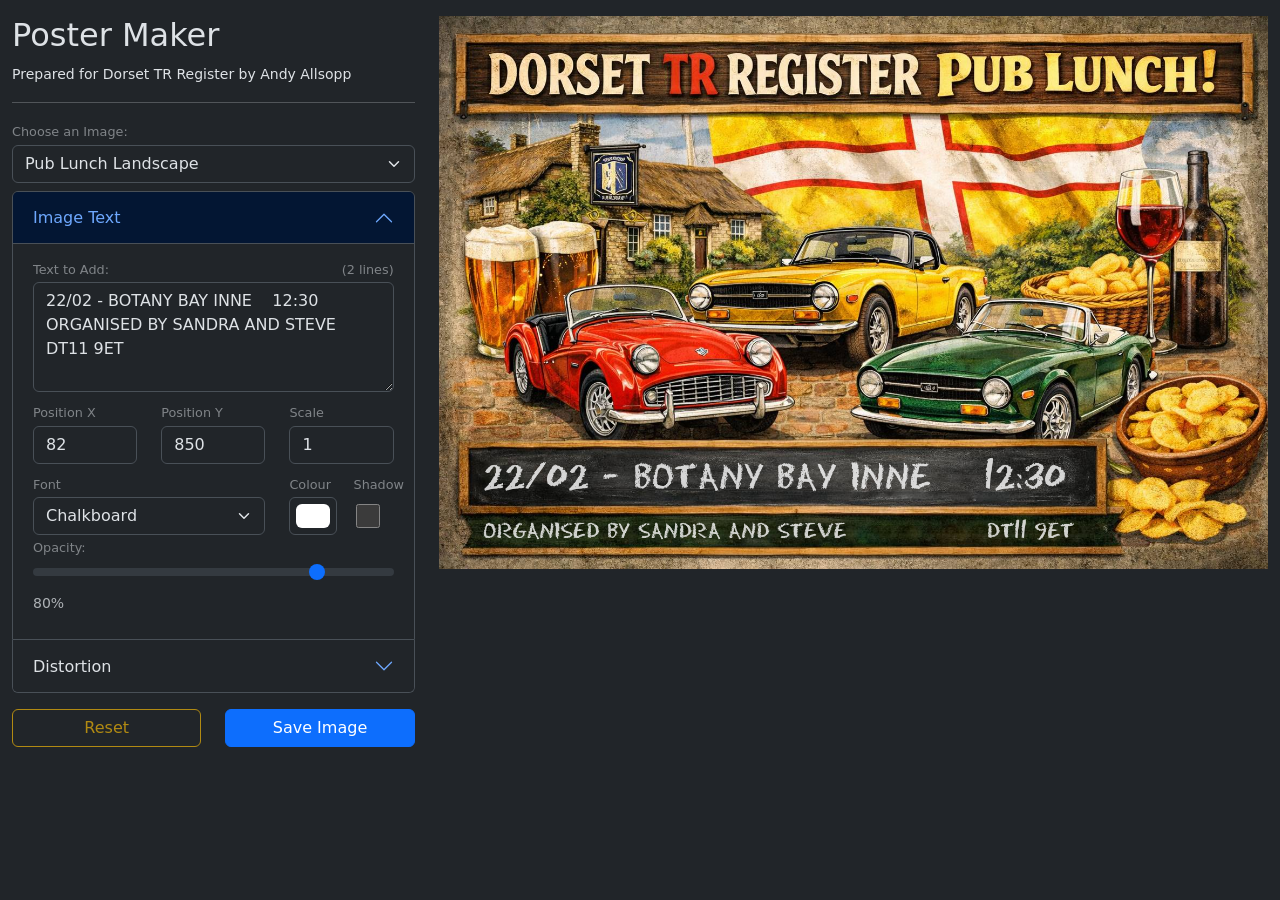
<file: index.html>
<!DOCTYPE html>
<html lang="en">
<head>
    <meta charset="UTF-8">
    <meta name="viewport" content="width=device-width, initial-scale=1.0">
    <link href="https://cdn.jsdelivr.net/npm/bootstrap@5.3.8/dist/css/bootstrap.min.css" rel="stylesheet"
          integrity="sha384-sRIl4kxILFvY47J16cr9ZwB07vP4J8+LH7qKQnuqkuIAvNWLzeN8tE5YBujZqJLB" crossorigin="anonymous">
    <script src="https://cdn.jsdelivr.net/npm/bootstrap@5.3.8/dist/js/bootstrap.bundle.min.js"
            integrity="sha384-FKyoEForCGlyvwx9Hj09JcYn3nv7wiPVlz7YYwJrWVcXK/BmnVDxM+D2scQbITxI"
            crossorigin="anonymous"></script>

    <!-- image config -->
    <script src="assets/images.js"></script>

    <!-- Primary Meta Tags -->
    <title>Dorset TR Register Poster Maker</title>
    <meta name="title" content="Dorset TR Register Poster Maker">
    <meta name="description" content="Create tailored posters by overlaying text.">

    <!-- Open Graph / Facebook / LinkedIn / WhatsApp -->
    <meta property="og:type" content="website">
    <meta property="og:url" content="https://arallsopp.github.io/tr-register/">
    <meta property="og:title" content="Dorset TR Register Poster Maker">
    <meta property="og:description" content="Create tailored posters by overlaying text.">
    <meta property="og:image" content="https://arallsopp.github.io/tr-register/assets/examples/redsign%20roadrun.jpg">
    <meta property="og:image:width" content="1200">
    <meta property="og:image:height" content="630">
    <meta property="og:site_name" content="Dorset TR Register">

    <!-- Favicon -->
    <!-- Standard favicon.ico -->
    <link rel="icon" href="assets/icons/favicon.ico" type="image/x-icon">

    <!-- Additional PNG favicon for better scaling -->
    <link rel="icon" href="assets/icons/favicon-16x16.png" sizes="16x16" type="image/png">
    <link rel="icon" href="assets/icons/favicon-32x32.png" sizes="32x32" type="image/png">

    <!-- Apple Touch Icon (for iOS devices) -->
    <link rel="apple-touch-icon" href="assets/icons/apple-touch-icon.png">

    <!-- Android Chrome App Icon -->
    <link rel="icon" href="assets/icons/android-chrome-192x192.png" sizes="192x192" type="image/png">


    <!-- Twitter / X -->
    <meta name="twitter:card" content="summary_large_image">
    <meta name="twitter:url" content="https://arallsopp.github.io/tr-register/">
    <meta name="twitter:title" content="Dorset TR Register Poster Maker">
    <meta name="twitter:description" content="Create tailored posters by overlaying text.">
    <meta name="twitter:image" content="https://arallsopp.github.io/tr-register/assets/examples/redsign%20roadrun.jpg">

    <!-- google fonts -->
    <link rel="preconnect" href="https://fonts.googleapis.com">
    <link rel="preconnect" href="https://fonts.gstatic.com" crossorigin>
    <link href="https://fonts.googleapis.com/css2?family=Damion&family=Harmattan:wght@600&family=Racing+Sans+One&display=swap" rel="stylesheet">

    <!-- custom styles -->
    <link rel="stylesheet" href="overlay-text.css">
</head>
<body data-bs-theme="dark">
<div class="container-fluid">
    <div class="row mt-3">
        <div class="col-12 col-sm-5 col-md-4 mb-3">
            <div class="scroll-column">
                <h2>Poster Maker</h2>
                <small>Prepared for Dorset TR Register by Andy Allsopp</small>
                <hr/>

                <!-- Controls to pick image and enter text -->
                <div class="mb-2">
                    <label for="imageChoice" class="form-label">Choose an Image:</label> <select class="form-select"
                                                                                                 id="imageChoice"></select>
                </div>
                <div class="mb-2 upload-only visually-hidden">
                    <input class="form-control" type="file" id="imageUpload" accept="image/*"/>
                </div>
                <div class="accordion" id="accordionControls">
                   <div class="accordion-item">
                        <h2 class="accordion-header" id="imageTextHeading">
                            <button class="accordion-button" type="button" data-bs-toggle="collapse"
                                    data-bs-target="#imageTextPanel" aria-expanded="true"
                                    aria-controls="imageTextPanel">Image Text
                            </button>
                        </h2>
                        <div id="imageTextPanel" class="accordion-collapse show"
                             aria-labelledby="imageTextHeading" data-bs-parent="#accordionControls">
                            <div class="accordion-body">
                                <div class="mb-2">
                                    <label for="userText" class="form-label d-block">Text to Add: <span
                                            id="line-count-preference"
                                            class="float-end"></span> </label>
                                    <textarea class="form-control" id="userText" rows="4">Your text here</textarea>
                                </div>
                                <div class="row mb-2 non-overlay">
                                    <!-- Controls for adjusting the X and Y position -->
                                    <div class="col">
                                        <label for="textX" class="form-label">Position X</label>
                                        <input type="number" id="textX" class="form-control" min="-1500" max="1500"
                                               step="1" value="450"/>
                                    </div>
                                    <div class="col">
                                        <label for="textY" class="form-label">Position Y</label>
                                        <input type="number" id="textY" class="form-control" min="-1500" max="1500"
                                               step="1" value="850"/>
                                    </div>
                                    <div class="col">
                                        <label for="scale" class="form-label">Scale</label>
                                        <input type="number" id="scale" class="form-control" min="0.1" max="3"
                                               step="0.1" value="1"/>
                                    </div>
                                </div>
                                <div class="row mb-2">
                                    <div class="col-8">
                                        <label for="fontChoice" class="form-label">Font</label>
                                        <select class="form-select" id="fontChoice">
                                            <option value="chalkboard">Chalkboard</option>
                                            <option value="Harmattan">Harmattan</option>
                                            <option value="Racing Sans One">Racing Sans One</option>
                                            <option value="Damion">Damion</option>
                                        </select>
                                    </div>
                                    <div class="col-2">
                                        <label for="textColor" class="form-label">Colour</label>
                                        <input type="color" id="textColor" class="form-control form-control-color" value="#ffffff">
                                    </div>
                                    <div class="col-2">
                                        <label for="shadowToggle" class="form-label">Shadow</label>
                                        <input type="checkbox" id="shadowToggle" class="form-check big-checkbox">
                                    </div>
                                    <div class="col">
                                        <label for="textOpacity" class="form-label">Opacity:</label>
                                        <input type="range" id="textOpacity" class="form-range" min="0" max="1" step="0.01" value="1">
                                        <small class="text-muted" id="opacityValue">100%</small>
                                    </div>
                                </div>
                            </div>
                        </div>
                    </div>
                    <!-- hidden image upload options -->
                    <div class="accordion-item upload-only visually-hidden"><!-- hidden by default, revealed  when selected  -->
                        <h2 class="accordion-header" id="uploadedImageHeading">
                            <button class="accordion-button" type="button" data-bs-toggle="collapse"
                                    data-bs-target="#uploadedImagePanel" aria-expanded="true"
                                    aria-controls="uploadedImagePanel">External Image Options
                            </button>
                        </h2>
                        <div id="uploadedImagePanel" class="accordion-collapse show"
                             aria-labelledby="uploadedImageHeading" data-bs-parent="#accordionControls">
                            <div class="accordion-body">

                                <div class="form-check mb-2">
                                    <input class="form-check-input" type="checkbox" value="" id="overlayToggle"> <label
                                        class="form-check-label" for="overlayToggle"> Overlay Sign Post </label>
                                </div>
                                <div class="row mb-2k">
                                    <div class="col">
                                        <label for="cropX" class="form-label">Image Crop X</label>
                                        <input class="form-range" type="range" id="cropX" min="0" max="1"
                                               step="0.001" value="0.5">
                                    </div>
                                    <div class="col">
                                        <label for="cropY" class="form-label">Image Crop Y</label>
                                        <input class="form-range" type="range" id="cropY" min="0" max="1"
                                               step="0.001" value="0.5">
                                    </div>
                                </div>

                                <div class="row mb-2 overlay-only">
                                    <div class="col">
                                        <label for="overlayOffsetX" class="form-label">Sign Offset X</label>
                                        <input class="form-range" type="range" id="overlayOffsetX" min="-200" max="1000"
                                               value="0">
                                    </div>
                                    <div class="col">
                                        <label for="overlayOffsetY" class="form-label">Sign Offset Y</label>
                                        <input class="form-range" type="range" id="overlayOffsetY" min="-500" max="1000"
                                               value="0">
                                    </div>
                                    <div class="col">
                                        <label for="overlayScale" class="form-label">Sign Scale</label>
                                        <input class="form-range" type="range" id="overlayScale" min="0" max="3"
                                               step="0.01" value="1">
                                    </div>
                                </div>
                            </div>
                        </div>
                    </div>
                    <div class="accordion-item">
                        <h2 class="accordion-header" id="DistortionHeader">
                            <button class="accordion-button collapsed" type="button" data-bs-toggle="collapse"
                                    data-bs-target="#simpleDistortionPanel" aria-expanded="false" aria-controls="DistortionPanel">
                                 Distortion
                            </button>
                        </h2>
                        <div id="simpleDistortionPanel" class="accordion-collapse collapse" aria-labelledby="simpleDistortionHeader"
                             data-bs-parent="#accordionControls">
                            <div class="accordion-body">
                                <label for="distortionMode" class="form-label">Distortion Type:</label>
                                <select class="form-select" id="distortionMode">
                                    <option>Simple</option>
                                    <option>Perspective</option>
                                </select>
                                <div class="hide-when-perspective">
                                    <div class="row mb-2">
                                        <!-- controls for adjusting the rotation and scale -->
                                        <div class="col">
                                            <label for="rotate" class="form-label">Rotation</label>
                                            <input type="number" id="rotate" class="form-control"  min="-359" max="359"
                                                   step="0.5" value="0"/>
                                        </div>

                                        <!-- controls for controlling 3D-like skew effect -->
                                        <div class="col">
                                            <label for="skewX" class="form-label">Skew X</label> <input
                                                type="number" id="skewX" class="form-control" min="-1" max="1" step="0.01"
                                                value="0"/>
                                        </div>
                                        <div class="col">
                                            <label for="skewY" class="form-label">Skew Y</label>
                                            <input type="number" id="skewY" class="form-control" min="-1" max="1"
                                                   step="0.01" value="0"/>
                                        </div>
                                    </div>
                                </div>
                                <div class="show-when-perspective d-none">
                                    <div class="row mb-2 mt-2">
                                        <div class="col">
                                            <input class="form-check-input" type="checkbox" value="" id="perspectiveToggle">
                                            <label class="form-check-label" for="perspectiveToggle">
                                                Enable
                                            </label>
                                        </div>
                                        <div class="col">
                                            <input class="form-check-input" type="checkbox" value="" id="perspectiveEditMode">
                                            <label class="form-check-label" for="perspectiveEditMode">
                                                Visual Edit
                                            </label>
                                        </div>
                                    </div>

                                    <div class="perspective-control">
                                        <div class="row">
                                            <div class="col">
                                                <label for="cornerTLX" class="form-label">TL X</label>
                                                <input type="number" id="cornerTLX" class="form-control"/>
                                            </div>
                                            <div class="col">
                                                <label for="cornerTLY" class="form-label">TL Y</label>
                                                <input type="number" id="cornerTLY" class="form-control"/>
                                            </div>
                                            <div class="col">
                                                <label for="cornerTRX" class="form-label">TR X</label>
                                                <input type="number" id="cornerTRX" class="form-control"/>
                                            </div>
                                            <div class="col">
                                                <label for="cornerTRY" class="form-label">TR Y</label>
                                                <input type="number" id="cornerTRY" class="form-control"/>
                                            </div>
                                        </div>
                                        <div class="row">
                                            <div class="col">
                                                <label for="cornerBLX" class="form-label">BL X</label>
                                                <input type="number" id="cornerBLX" class="form-control"/>
                                            </div>
                                            <div class="col">
                                                <label for="cornerBLY" class="form-label">BL Y</label>
                                                <input type="number" id="cornerBLY" class="form-control"/>
                                            </div>
                                            <div class="col">
                                                <label for="cornerBRX" class="form-label">BR X</label>
                                                <input type="number" id="cornerBRX" class="form-control"/>
                                            </div>
                                            <div class="col">
                                                <label for="cornerBRY" class="form-label">BR Y</label>
                                                <input type="number" id="cornerBRY" class="form-control"/>
                                            </div>
                                        </div>
                                        <div class="row">
                                            <div class="col">
                                                <label for="perspectiveMaxWidth" class="form-label">Output Width (px)</label>
                                                <input type="number" id="perspectiveMaxWidth" placeholder="Auto" class="form-control"/>
                                            </div>
                                            <div class="col">
                                                <label for="perspectiveMaxLines" class="form-label">Line Count</label>
                                                <input type="number" id="perspectiveMaxLines" placeholder="Auto" class="form-control"/>
                                            </div>
                                        </div>
                                    </div>
                                </div>
                            </div>
                        </div>
                    </div>
                </div>
            </div>
            <div class="row">
                <div class="col">
                    <button id="resetTemplateBtn" class="btn btn-outline-warning w-100 mb-2">Reset</button>
                </div>
                <div class="col">
                    <button id="saveBtn" class="btn btn-primary w-100 ">Save Image</button>
                </div>

            </div>

        </div>
        <div class="col-12 col-sm-7 col-md-8 mb-3 sticky-column">
            <div class="text-center">
                <!-- Canvas Element -->
                <div class="canvas-container">
                    <canvas id="myCanvas"></canvas>
                </div>
            </div>
        </div>
    </div>
</div>

<script src="overlay-text.js"></script>
</body>
</html>
</file>
<file: overlay-text.css>
@font-face {
    font-family: 'chalkboard';
    src: url('assets/fonts/chalkboard.woff2') format('woff');
}

.canvas-container{
    width: 100%;
}
.canvas-container canvas{
    max-height: 100vh;
    width: auto;
    max-width: 100%;
    height: auto;
    display: block;
}
.form-label{
    opacity: 0.5;
    font-size: 0.8em;
    margin-bottom:0.2rem;
}
.form-control:disabled {
    color:#7d7d7d;
}
/* scrollable column setup */
.scroll-column {
    overflow-y: initial;
    max-height:none; /* no vertical scroll */
    margin-bottom: 1em;
}

.big-checkbox{
    width: 28px;
    margin-top: 7px;
}

@media (min-width: 992px) {
    /* desktop screens, the scroll-column scrolls */
    .scroll-column{
        overflow-y: auto;
        max-height: calc(100vh - 6em); /* Allow vertical scroll */
    }

    /* Make the second column sticky on desktop */
    .sticky-column {
        position: sticky;
        top: 0;
    }
}
</file>
